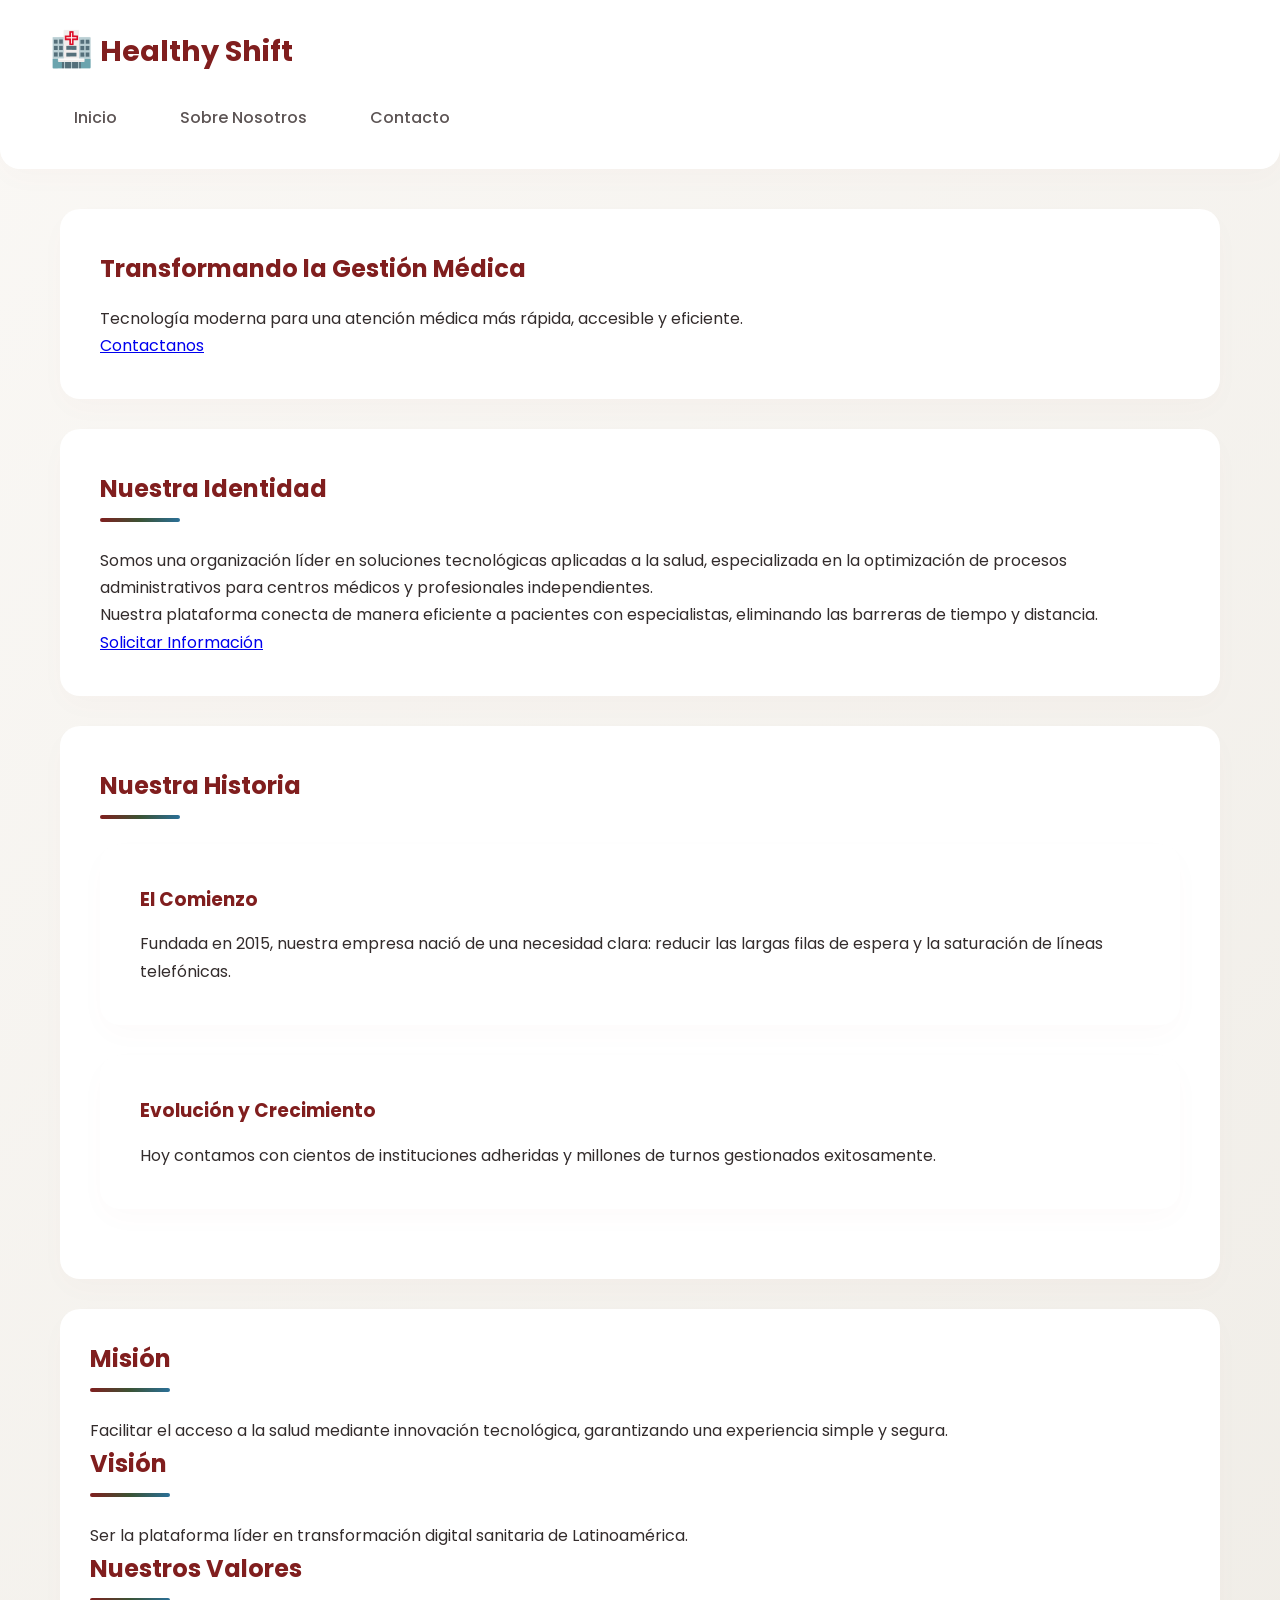
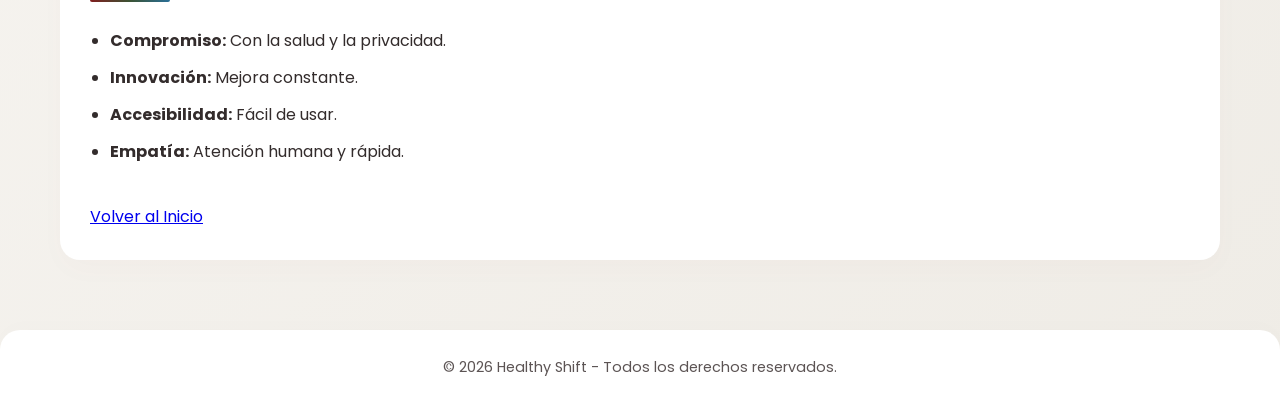
<file: index.html>
<!DOCTYPE html>
<html lang="es">
<head>
    <meta charset="UTF-8">
    <meta name="viewport" content="width=device-width, initial-scale=1.0">
    <title>Sobre Nosotros - Healthy Shift</title>

    <!-- CSS -->
    <link rel="stylesheet" href="styles.css">
</head>

<body>

    <!-- HEADER -->
    <header>
        <div class="container">

            <nav>
                <h1 class="logo">Healthy Shift</h1>

                <ul>
                    <li><a href="index.html">Inicio</a></li>
                    <li><a href="about.html">Sobre Nosotros</a></li>
                    <li><a href="contact.html">Contacto</a></li>
                </ul>
            </nav>

        </div>
    </header>

    <!-- MAIN -->
    <main>

        <!-- HERO -->
        <section class="hero">

            <div class="container">

                <h1>Transformando la Gestión Médica</h1>

                <p>
                    Tecnología moderna para una atención médica más rápida,
                    accesible y eficiente.
                </p>

                <!-- BOTÓN FLOTANTE -->
                <a href="contact.html" class="btn btn-floating">
                    Contactanos
                </a>

            </div>

        </section>

        <!-- QUIÉNES SOMOS -->
        <section id="quienes-somos">

            <div class="container content">

                <h2>Nuestra Identidad</h2>

                <p>
                    Somos una organización líder en soluciones tecnológicas aplicadas a la salud,
                    especializada en la optimización de procesos administrativos para centros médicos
                    y profesionales independientes.
                </p>

                <p>
                    Nuestra plataforma conecta de manera eficiente a pacientes con especialistas,
                    eliminando las barreras de tiempo y distancia.
                </p>

                <!-- BOTÓN -->
                <a href="contact.html" class="btn btn-floating">
                    Solicitar Información
                </a>

            </div>

        </section>

        <!-- HISTORIA -->
        <section id="historia">

            <div class="container content">

                <h2>Nuestra Historia</h2>

                <article>

                    <h3>El Comienzo</h3>

                    <p>
                        Fundada en 2015, nuestra empresa nació de una necesidad clara:
                        reducir las largas filas de espera y la saturación de líneas telefónicas.
                    </p>

                </article>

                <article>

                    <h3>Evolución y Crecimiento</h3>

                    <p>
                        Hoy contamos con cientos de instituciones adheridas y millones
                        de turnos gestionados exitosamente.
                    </p>

                </article>

            </div>

        </section>

        <!-- MISIÓN / VISIÓN -->
        <section id="mision-vision">

            <div class="container content">

                <h2>Misión</h2>

                <p>
                    Facilitar el acceso a la salud mediante innovación tecnológica,
                    garantizando una experiencia simple y segura.
                </p>

                <h2>Visión</h2>

                <p>
                    Ser la plataforma líder en transformación digital sanitaria
                    de Latinoamérica.
                </p>

                <h2>Nuestros Valores</h2>

                <ul>
                    <li><strong>Compromiso:</strong> Con la salud y la privacidad.</li>
                    <li><strong>Innovación:</strong> Mejora constante.</li>
                    <li><strong>Accesibilidad:</strong> Fácil de usar.</li>
                    <li><strong>Empatía:</strong> Atención humana y rápida.</li>
                </ul>

                <br>

                <!-- BOTÓN -->
                <a href="index.html" class="btn btn-floating">
                    Volver al Inicio
                </a>

            </div>

        </section>

    </main>

    <!-- FOOTER -->
    <footer>

        <div class="container">

            <p>
                &copy; 2026 Healthy Shift - Todos los derechos reservados.
            </p>

        </div>

    </footer>

</body>
</html>
</file>
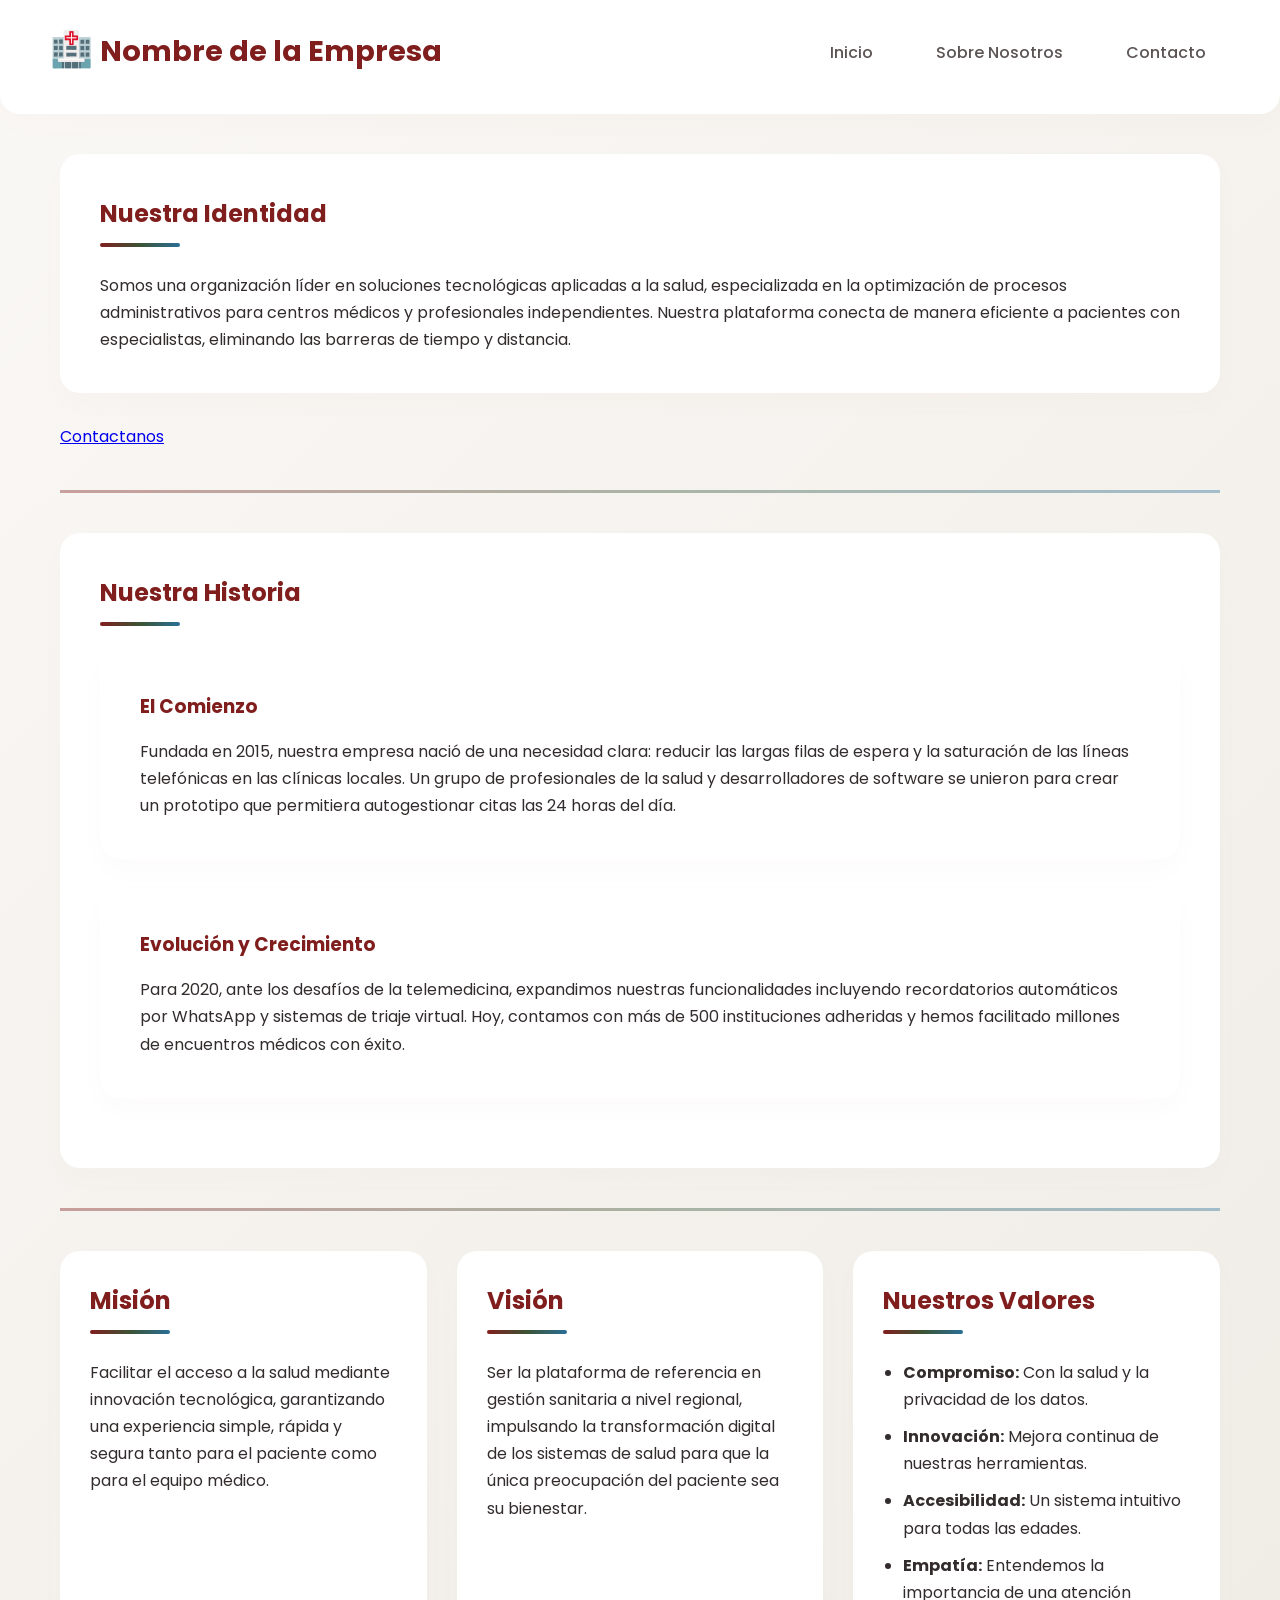
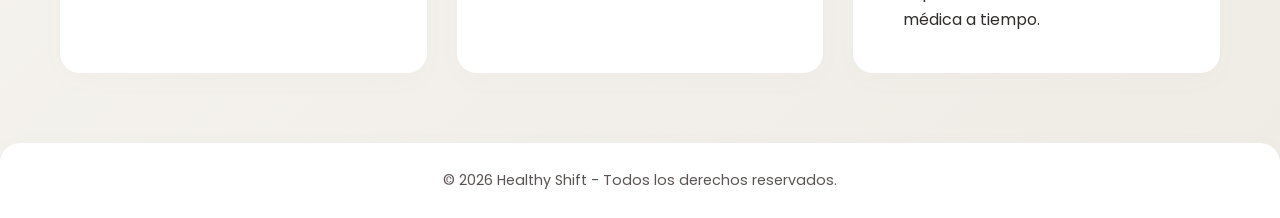
<file: about.html>
<!DOCTYPE html>
<html lang="es">
<head>
    <meta charset="UTF-8">
    <meta name="viewport" content="width=device-width, initial-scale=1.0">
    <title>Sobre Nosotros - Gestión de Turnos Médicos</title>
    <link rel="stylesheet" href="styles.css">
</head>
<body>

    <header>
        <h1>Nombre de la Empresa</h1>
        <nav>
            <ul>
                <li><a href="index.html">Inicio</a></li>
                <li><a href="about.html">Sobre Nosotros</a></li>
                <li><a href="contact.html">Contacto</a></li>
            </ul>
        </nav>
    </header>

    <main>
        <!-- Sección Hero / Introducción -->
        <section id="quienes-somos">
            <h2>Nuestra Identidad</h2>
            <p>
                Somos una organización líder en soluciones tecnológicas aplicadas a la salud, 
                especializada en la optimización de procesos administrativos para centros médicos 
                y profesionales independientes. Nuestra plataforma conecta de manera eficiente 
                a pacientes con especialistas, eliminando las barreras de tiempo y distancia.
            </p>
        </section>
        <a href="contact.html" class="btn btn-floating">
    Contactanos
</a>

        <hr>

        <!-- Historia de la Empresa -->
        <section id="historia">
            <h2>Nuestra Historia</h2>
            <article>
                <h3>El Comienzo</h3>
                <p>
                    Fundada en 2015, nuestra empresa nació de una necesidad clara: reducir las largas 
                    filas de espera y la saturación de las líneas telefónicas en las clínicas locales. 
                    Un grupo de profesionales de la salud y desarrolladores de software se unieron 
                    para crear un prototipo que permitiera autogestionar citas las 24 horas del día.
                </p>
            </article>
            <article>
                <h3>Evolución y Crecimiento</h3>
                <p>
                    Para 2020, ante los desafíos de la telemedicina, expandimos nuestras funcionalidades 
                    incluyendo recordatorios automáticos por WhatsApp y sistemas de triaje virtual. 
                    Hoy, contamos con más de 500 instituciones adheridas y hemos facilitado millones 
                    de encuentros médicos con éxito.
                </p>
            </article>
        </section>

        <hr>

        <!-- Misión, Visión y Valores -->
        <section id="mision-vision">
            <div>
                <h2>Misión</h2>
                <p>
                    Facilitar el acceso a la salud mediante innovación tecnológica, 
                    garantizando una experiencia simple, rápida y segura tanto para el 
                    paciente como para el equipo médico.
                </p>
            </div>

            <div>
                <h2>Visión</h2>
                <p>
                    Ser la plataforma de referencia en gestión sanitaria a nivel regional, 
                    impulsando la transformación digital de los sistemas de salud para que 
                    la única preocupación del paciente sea su bienestar.
                </p>
            </div>

            <div>
                <h2>Nuestros Valores</h2>
                <ul>
                    <li><strong>Compromiso:</strong> Con la salud y la privacidad de los datos.</li>
                    <li><strong>Innovación:</strong> Mejora continua de nuestras herramientas.</li>
                    <li><strong>Accesibilidad:</strong> Un sistema intuitivo para todas las edades.</li>
                    <li><strong>Empatía:</strong> Entendemos la importancia de una atención médica a tiempo.</li>
                </ul>
            </div>
        </section>
    </main>

    <footer>
        <p>&copy; 2026 Healthy Shift - Todos los derechos reservados.</p>
    </footer>

</body>
</html>
</file>
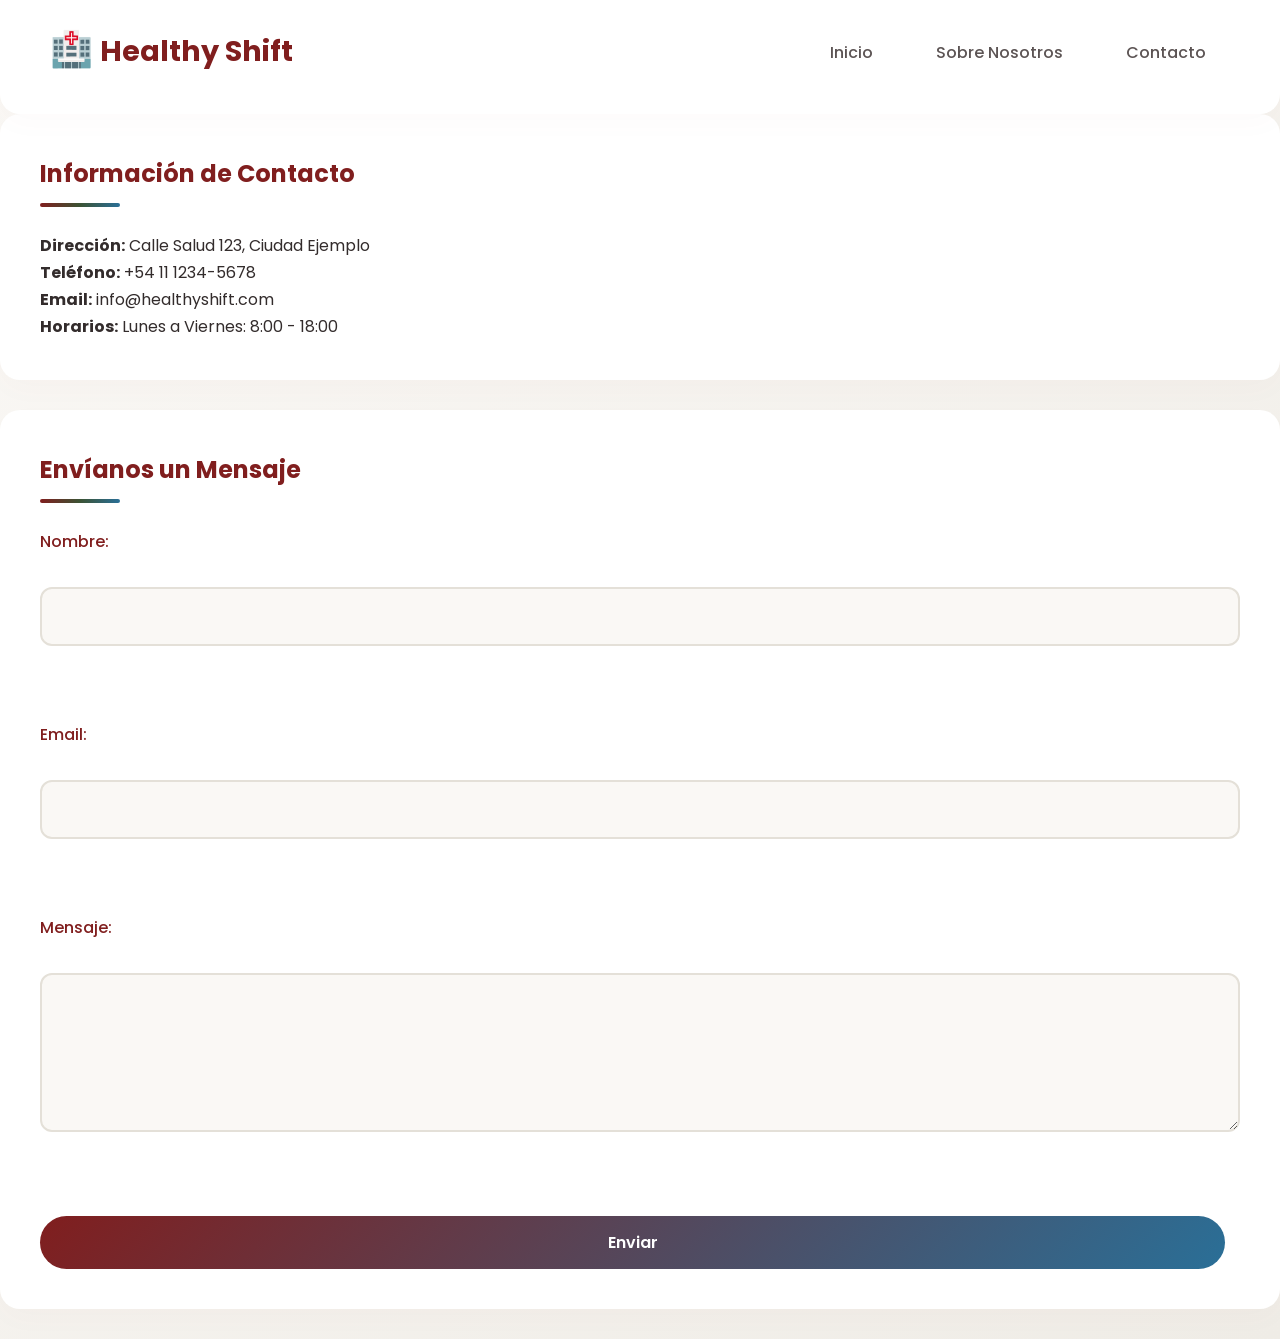
<file: contact.html>
<!DOCTYPE html>
<html lang="es">
<head>
    <meta charset="UTF-8">
    <meta name="viewport" content="width=device-width, initial-scale=1.0">
    <title>Contacto - Healthy Shift</title>
    <link rel="stylesheet" href="styles.css">
</head>
<body>

        <header>
        <h1>Healthy Shift</h1>
        <nav>
            <ul>
                <li><a href="index.html">Inicio</a></li>
                <li><a href="about.html">Sobre Nosotros</a></li>
                <li><a href="contact.html">Contacto</a></li>
            </ul>
        </nav>
    </header>

    <section>
        <h2>Información de Contacto</h2>
        <p><strong>Dirección:</strong> Calle Salud 123, Ciudad Ejemplo</p>
        <p><strong>Teléfono:</strong> +54 11 1234-5678</p>
        <p><strong>Email:</strong> info@healthyshift.com</p>
        <p><strong>Horarios:</strong> Lunes a Viernes: 8:00 - 18:00</p>
    </section>

    <section>
        <h2>Envíanos un Mensaje</h2>
        <form>
            <label for="name">Nombre:</label><br>
            <input type="text" id="name" name="name" required><br><br>

            <label for="email">Email:</label><br>
            <input type="email" id="email" name="email" required><br><br>

            <label for="message">Mensaje:</label><br>
            <textarea id="message" name="message" rows="5" required></textarea><br><br>

            <input type="submit" value="Enviar">
        </form>
    </section>
</body>
</html>
</file>
<file: styles.css>
/* ==========================================================================
   IMPORTACIÓN DE FUENTES
   ========================================================================== */
@import url('https://fonts.googleapis.com/css2?family=Poppins:wght@300;400;500;600;700&display=swap');

/* ==========================================================================
   ESTILOS GLOBALES Y VARIABLES (Modificado: Tres colores bien visibles)
   ========================================================================== */
:root {
    --primary-blue: #801E1E;       /* Rojo Borgoña Profundo (Elegante y atenuado) */
    --light-blue: #3B5334;         /* Verde Oliva Medio Oscuro (Natural y descansado) */
    --accent-blue: #2A6F97;        /* Azul Clínico/Médico (El color que tú agregaste) */
    --bg-gradient-start: #FAF8F5;  /* Crema Lino muy suave para evitar reflejos de luz blanca */
    --bg-gradient-end: #EFECE6;    /* Arena sutil que relaja la vista en todo el fondo */
    --text-main: #332C2C;          /* Gris cálido casi marrón (Mucho más suave para leer que el negro puro) */
    --text-muted: #5C5454;         /* Texto secundario apagado para mantener bajo contraste */
    --white: #FFFFFF;
    --shadow-soft: 0 10px 30px rgba(128, 30, 30, 0.02);
    --shadow-hover: 0 15px 40px rgba(59, 83, 52, 0.08); /* Sombra basada en el verde oliva */
    --radius-lg: 20px;
    --radius-md: 12px;
}

* {
    margin: 0;
    padding: 0;
    box-sizing: border-box;
    font-family: 'Poppins', sans-serif;
}

body {
    background: linear-gradient(135deg, var(--bg-gradient-start) 0%, var(--bg-gradient-end) 100%);
    color: var(--text-main);
    line-height: 1.7;
    min-height: 100vh;
    display: flex;
    flex-direction: column;
}

main {
    flex-grow: 1;
    max-width: 1200px;
    margin: 40px auto;
    padding: 0 20px;
    width: 100%;
}

hr {
    border: none;
    height: 3px;
    /* Línea divisoria: Ahora transiciona por los tres colores claramente */
    background: linear-gradient(90deg, var(--primary-blue), var(--light-blue), var(--accent-blue));
    margin: 40px 0;
    opacity: 0.4;
}

/* ==========================================================================
   ANIMACIONES
   ========================================================================== */
@keyframes fadeInUp {
    from {
        opacity: 0;
        transform: translateY(30px);
    }
    to {
        opacity: 1;
        transform: translateY(0);
    }
}

section {
    animation: fadeInUp 0.8s cubic-bezier(0.2, 0.8, 0.2, 1) both;
}
section:nth-child(1) { animation-delay: 0.1s; }
section:nth-child(2) { animation-delay: 0.2s; }
section:nth-child(3) { animation-delay: 0.3s; }
section:nth-child(4) { animation-delay: 0.4s; }

/* ==========================================================================
   CABECERA Y NAVEGACIÓN
   ========================================================================== */
header {
    background: var(--white);
    padding: 20px 50px;
    display: flex;
    justify-content: space-between;
    align-items: center;
    box-shadow: var(--shadow-soft);
    border-radius: 0 0 var(--radius-lg) var(--radius-lg);
    position: sticky;
    top: 0;
    z-index: 1000;
}

header h1::before {
    content: '🏥 ';
    font-size: 1.2em;
}

header h1 {
    color: var(--primary-blue);
    font-weight: 700;
    font-size: 1.8rem;
}

nav ul {
    list-style: none;
    display: flex;
    gap: 15px;
}

nav a {
    text-decoration: none;
    color: var(--text-muted);
    font-weight: 500;
    padding: 10px 24px;
    border-radius: 30px;
    position: relative;
    overflow: hidden;
    transition: color 0.3s ease;
    display: inline-block;
    z-index: 1;
}

nav a::before {
    content: '';
    position: absolute;
    top: 0;
    left: 50%;
    transform: translateX(-50%);
    width: 0;
    height: 100%;
    /* Menú: Ahora el fondo al pasar el cursor combina los tres colores en degradado */
    background: linear-gradient(90deg, var(--primary-blue), var(--light-blue), var(--accent-blue));
    z-index: -1;
    transition: width 0.4s cubic-bezier(0.2, 0.8, 0.2, 1);
    border-radius: 30px;
}

nav a:hover::before {
    width: 100%;
}

nav a:hover {
    color: var(--white);
}

/* ==========================================================================
   TIPOGRAFÍA Y DECORACIÓN DE TÍTULOS
   ========================================================================== */
h1, h2, h3 {
    color: var(--primary-blue);
    margin-bottom: 15px;
}

h2 {
    position: relative;
    padding-bottom: 12px;
    margin-bottom: 25px;
}

h2::after {
    content: '';
    position: absolute;
    left: 0;
    bottom: 0;
    height: 4px;
    width: 80px;
    /* Subrayados: Pasa por Rojo, Verde y Azul */
    background: linear-gradient(90deg, var(--primary-blue), var(--light-blue), var(--accent-blue));
    border-radius: 4px;
}

/* ==========================================================================
   TARJETAS Y SECCIONES
   ========================================================================== */
section, article {
    background: var(--white);
    padding: 40px;
    border-radius: var(--radius-lg);
    box-shadow: var(--shadow-soft);
    margin-bottom: 30px;
    transition: transform 0.4s ease, box-shadow 0.4s ease;
}

section:hover {
    transform: translateY(-4px);
    box-shadow: var(--shadow-hover);
}

/* ==========================================================================
   ESTILOS ESPECÍFICOS: INDEX.HTML
   ========================================================================== */
#hero {
    text-align: center;
    /* Fondo punteado: Usa el Verde Oliva de tu compañero */
    background-image: radial-gradient(var(--light-blue) 1.5px, transparent 1.5px);
    background-size: 24px 24px;
    background-color: var(--white);
    opacity: 0.9;
}

#hero h1 {
    font-size: 2.5rem;
    /* Título principal: Muestra el degradado de los tres colores */
    background: linear-gradient(90deg, var(--primary-blue), var(--light-blue), var(--accent-blue));
    -webkit-background-clip: text;
    background-clip: text;
    -webkit-text-fill-color: transparent;
}

#hero img {
    border-radius: var(--radius-lg);
    box-shadow: var(--shadow-soft);
    margin-top: 25px;
    transition: transform 0.3s ease;
}

#hero img:hover {
    transform: scale(1.01);
}

#servicios ul {
    list-style: none;
}

#servicios li {
    /* Lista de servicios: Muestra el verde oliva claramente */
    background: #F4F6F3; /* Fondo sutil con un toque verde oliva */
    margin-bottom: 15px;
    padding: 15px 20px;
    border-left: 5px solid var(--light-blue); /* Borde verde oliva fuerte */
    border-radius: 0 var(--radius-md) var(--radius-md) 0;
    transition: transform 0.2s ease, background 0.2s ease;
}

#servicios li:hover {
    transform: translateX(6px);
    background: #E6EBE4; /* Verde oliva un poco más notable en hover */
}

#avisos {
    /* Caja de avisos: Mantiene el rojo/terracota original */
    background: linear-gradient(135deg, #FAF0F0, #F3E2E2);
    border-left: 5px solid var(--primary-blue);
}

#avisos h3 {
    color: var(--primary-blue);
}

/* ==========================================================================
   ESTILOS ESPECÍFICOS: ABOUT.HTML
   ========================================================================== */
#mision-vision {
    display: grid;
    grid-template-columns: repeat(auto-fit, minmax(300px, 1fr));
    gap: 30px;
    background: transparent;
    box-shadow: none;
    padding: 0;
}

#mision-vision > div {
    background: var(--white);
    padding: 30px;
    border-radius: var(--radius-lg);
    box-shadow: var(--shadow-soft);
    transition: transform 0.3s ease;
}

#mision-vision > div:hover {
    transform: translateY(-3px);
}

#mision-vision ul {
    padding-left: 20px;
}

#mision-vision li {
    margin-bottom: 10px;
}

/* ==========================================================================
   ESTILOS ESPECÍFICOS: CONTACT.HTML
   ========================================================================== */
form {
    display: flex;
    flex-direction: column;
}

label {
    font-weight: 500;
    color: var(--primary-blue);
    margin-bottom: 5px;
}

input[type="text"],
input[type="email"],
textarea {
    width: 100%;
    padding: 15px;
    border: 2px solid #E4E0D8;
    border-radius: var(--radius-md);
    background: #FAF8F5;
    color: var(--text-main);
    transition: border-color 0.3s ease, box-shadow 0.3s ease, background 0.3s ease;
    margin-bottom: 20px;
    font-size: 1rem;
}

input[type="text"]:focus,
input[type="email"]:focus,
textarea:focus {
    /* Input seleccionado: Destaca con tu color azul clínico */
    border-color: var(--accent-blue);
    background: var(--white);
    outline: none;
    box-shadow: 0 0 0 4px rgba(42, 111, 151, 0.08);
}

/* ==========================================================================
   BOTONES GLOBALES
   ========================================================================== */
button, 
input[type="submit"] {
    /* Botones principales: Hacen un degradado que va del Rojo al Azul */
    background: linear-gradient(135deg, var(--primary-blue), var(--accent-blue));
    color: var(--white);
    border: none;
    padding: 14px 30px;
    border-radius: 30px;
    font-size: 1rem;
    font-weight: 600;
    cursor: pointer;
    transition: transform 0.3s ease, box-shadow 0.3s ease, filter 0.3s ease;
    display: inline-block;
    margin-top: 10px;
    margin-right: 15px;
}

button:hover, 
input[type="submit"]:hover {
    transform: translateY(-3px);
    box-shadow: 0 10px 25px rgba(128, 30, 30, 0.12);
    filter: brightness(1.04);
}

button:active, 
input[type="submit"]:active {
    transform: translateY(0);
}

/* ==========================================================================
   PIE DE PÁGINA
   ========================================================================== */
footer {
    text-align: center;
    padding: 25px;
    background: var(--white);
    color: var(--text-muted);
    border-radius: var(--radius-lg) var(--radius-lg) 0 0;
    box-shadow: 0 -5px 20px rgba(0, 0, 0, 0.01);
    margin-top: auto;
    font-size: 0.9rem;
}
</file>
